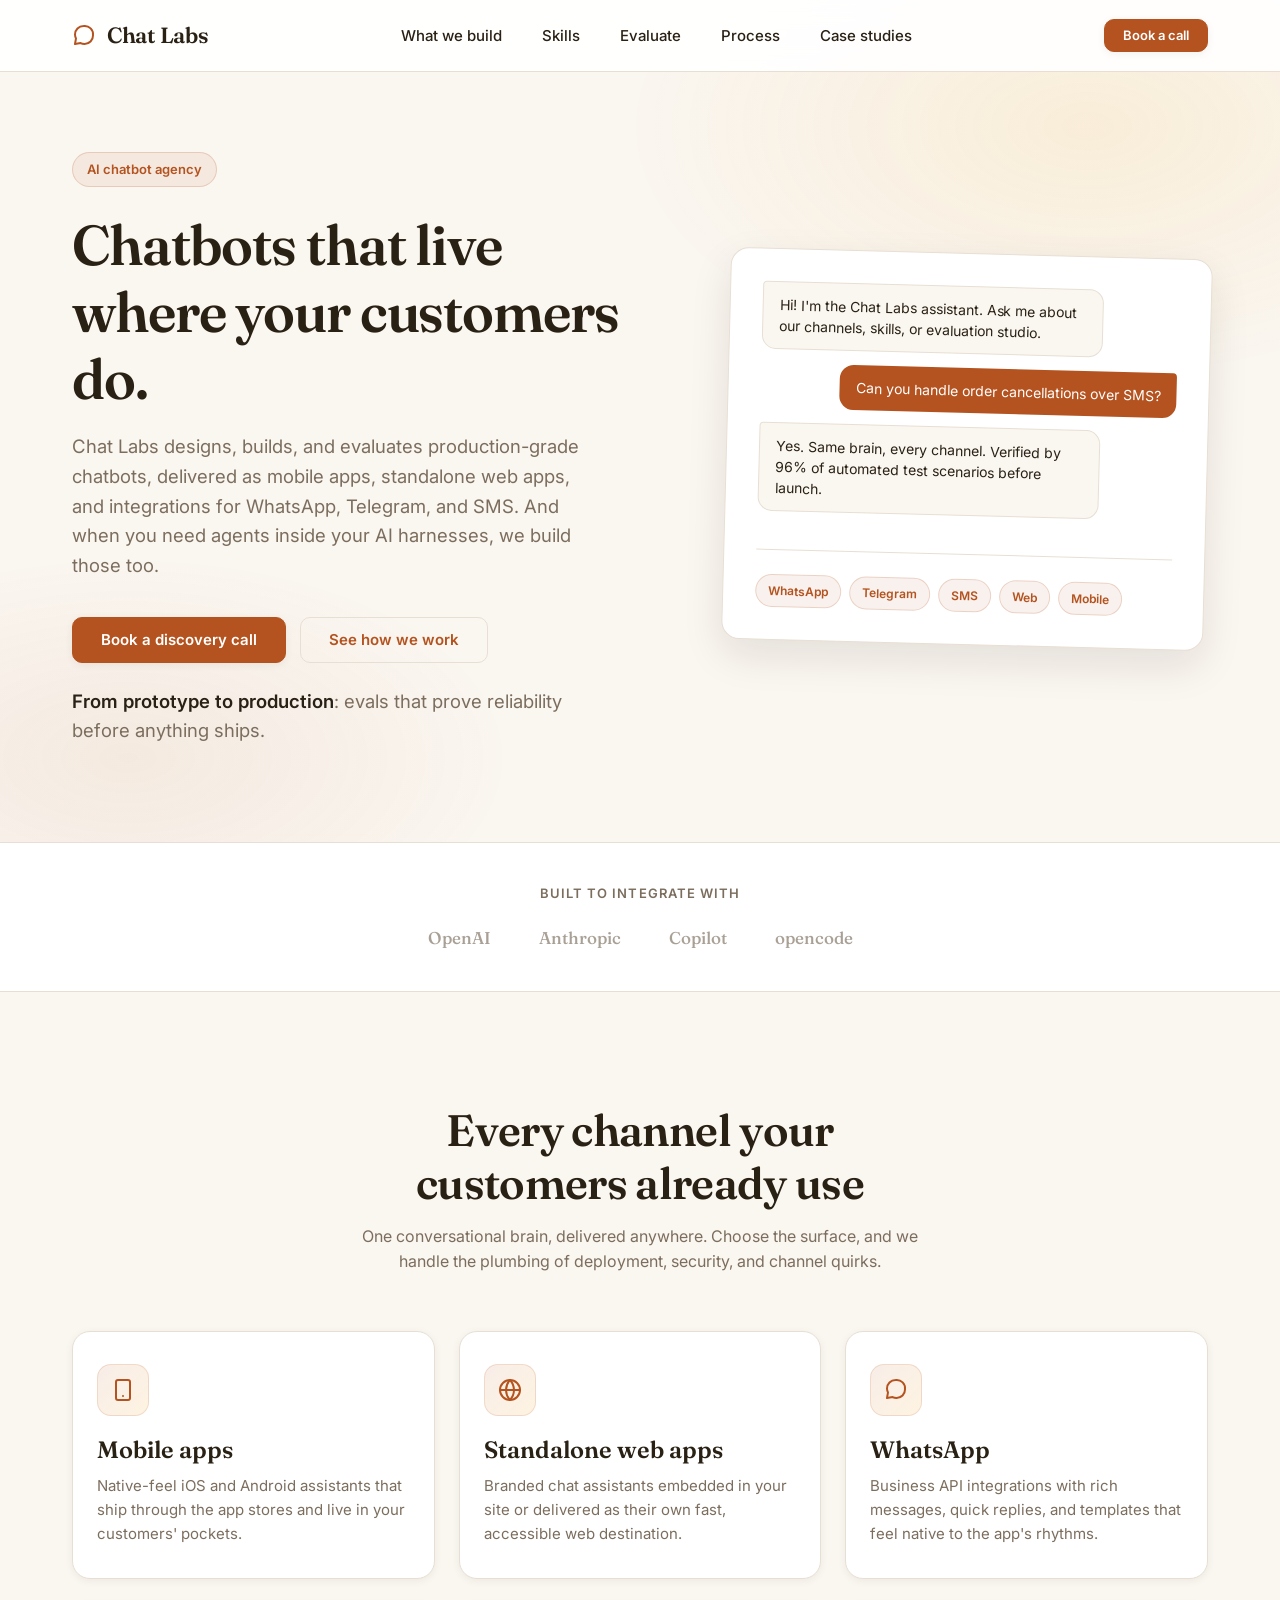
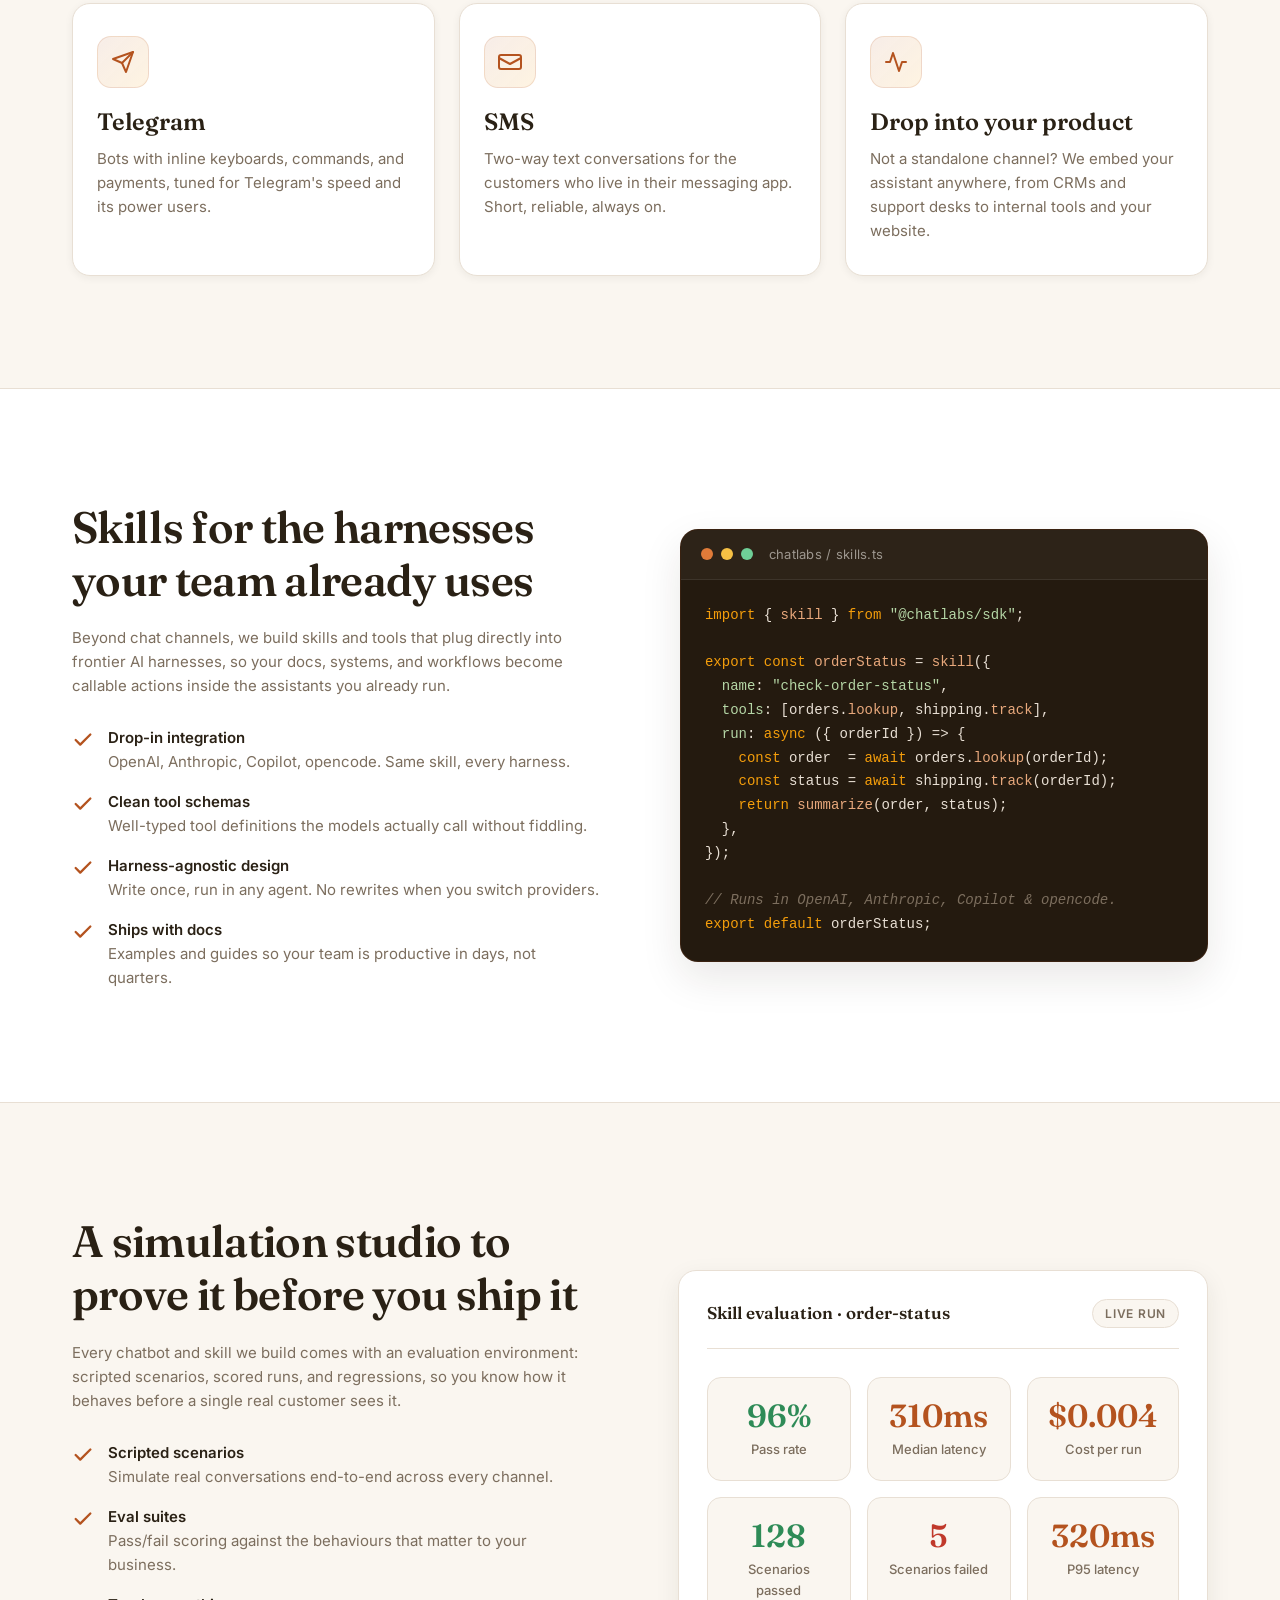
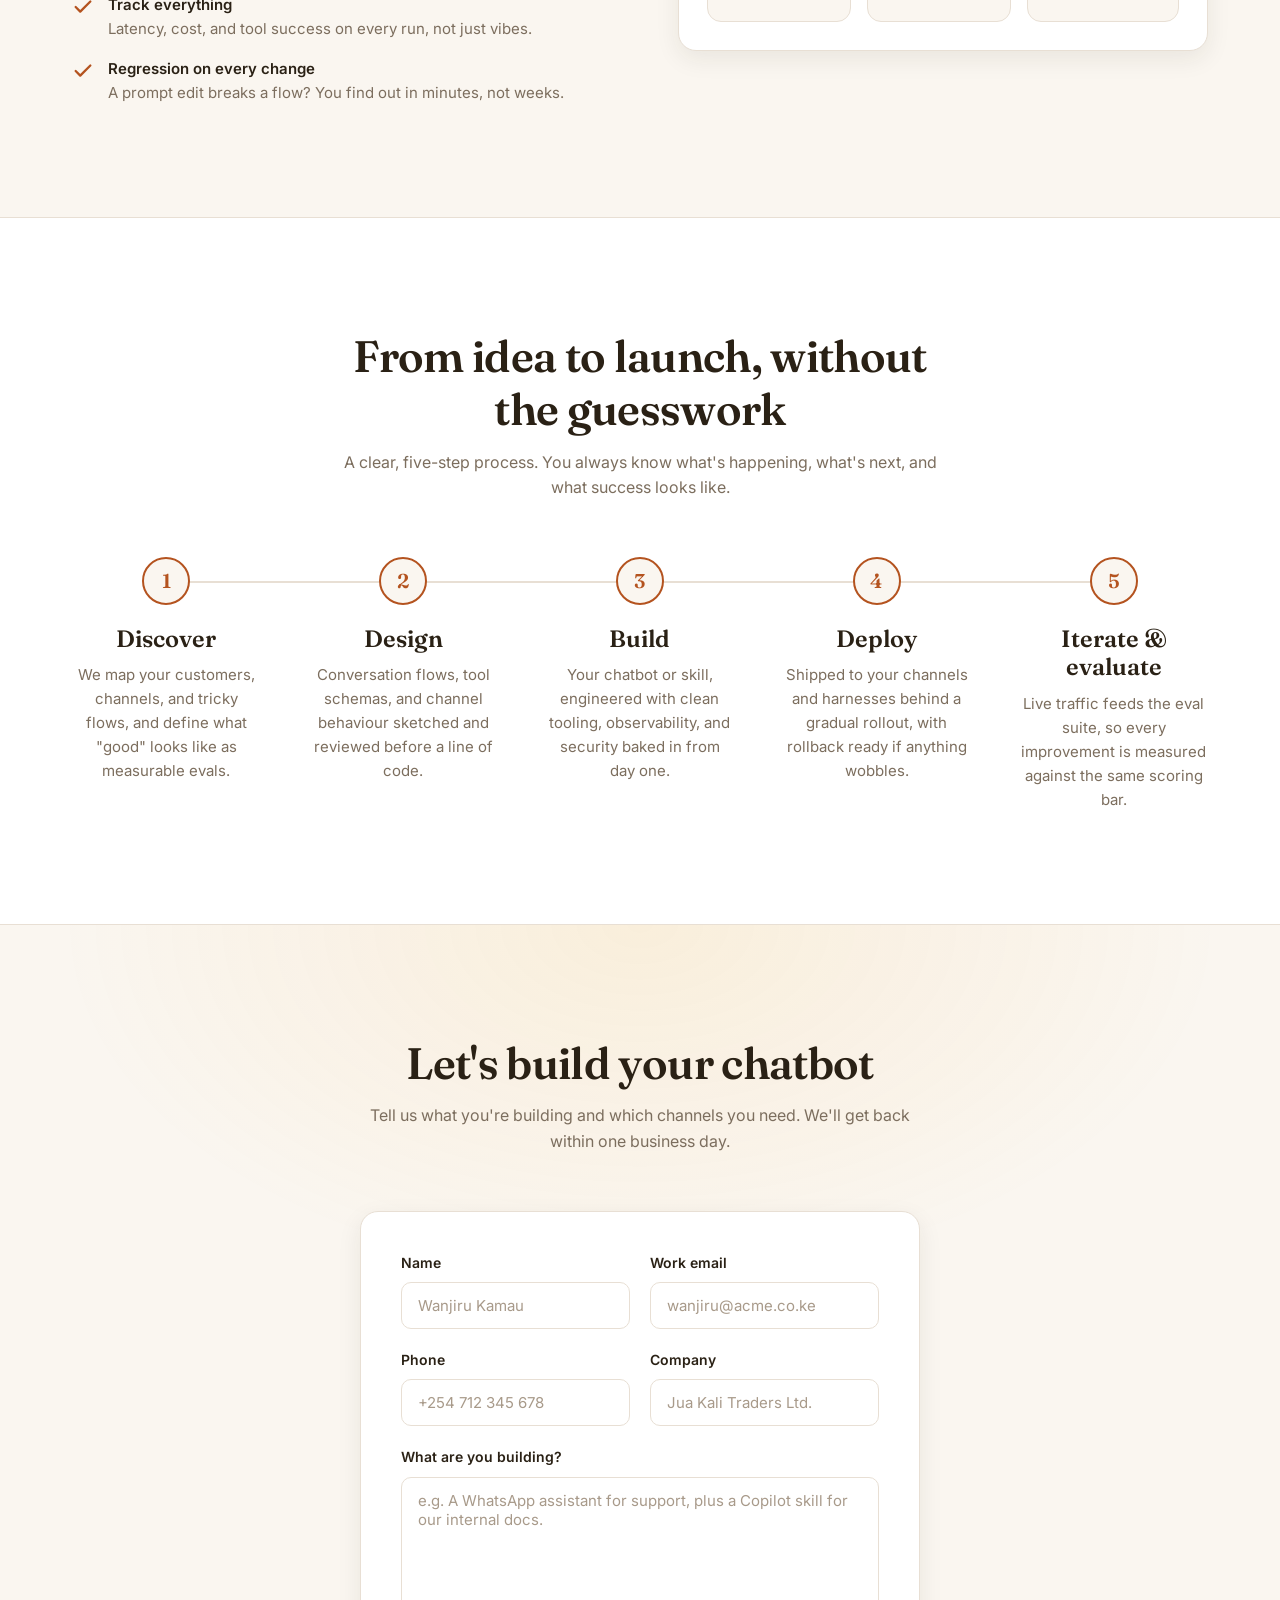
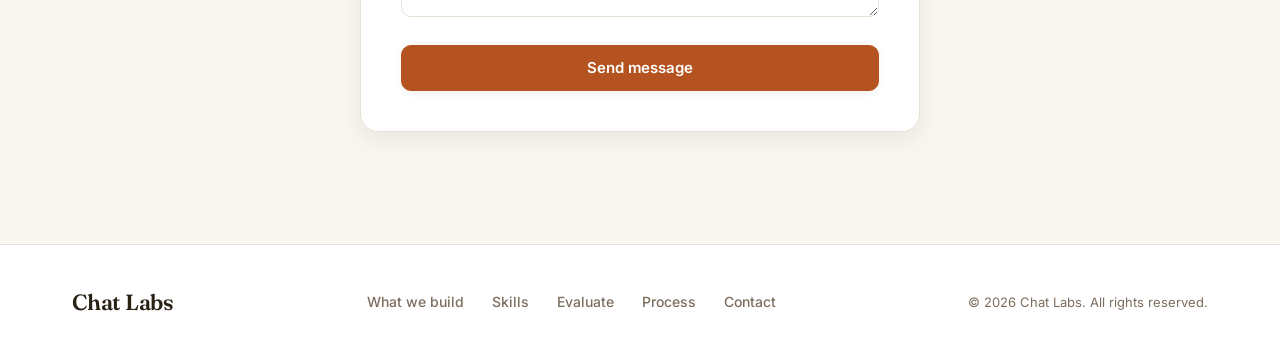
<file: index.html>
<!DOCTYPE html>
<html lang="en">
<head>
  <meta charset="UTF-8" />
  <meta name="viewport" content="width=device-width, initial-scale=1.0" />
  <title>Chat Labs | AI Chatbot Agency</title>
  <meta name="description" content="Chat Labs builds production-grade chatbots that live in your product, your messaging apps, and your AI harnesses, with the simulation tools to prove they work before you ship." />
  <link rel="stylesheet" href="css/styles.css" />
</head>
<body>

  <nav class="navbar">
    <div class="container">
      <a href="#top" class="logo">
        <svg width="24" height="24" viewBox="0 0 24 24" fill="none" stroke="#B4531F" stroke-width="2" stroke-linecap="round" stroke-linejoin="round" aria-hidden="true" style="vertical-align:-5px; margin-right:.375rem;">
          <path d="M21 11.5a8.38 8.38 0 0 1-8.5 8.5 8.5 8.5 0 0 1-3.9-.9L3 20l1-5.6a8.5 8.5 0 0 1-1-3.9A8.5 8.5 0 0 1 11.5 2 8.38 8.38 0 0 1 21 11.5z"/>
        </svg>
        Chat Labs
      </a>

      <ul class="nav-links">
        <li><a href="#channels">What we build</a></li>
        <li><a href="#skills">Skills</a></li>
        <li><a href="#simulation">Evaluate</a></li>
        <li><a href="#process">Process</a></li>
        <li><a href="case-studies.html">Case studies</a></li>
      </ul>

      <a href="#contact" class="btn btn-primary btn-sm nav-cta">Book a call</a>

      <button class="nav-toggle" type="button" aria-label="Toggle menu" aria-expanded="false">
        <span></span>
        <span></span>
        <span></span>
      </button>

      <div class="mobile-menu">
        <ul>
          <li><a href="#channels">What we build</a></li>
          <li><a href="#skills">Skills</a></li>
          <li><a href="#simulation">Evaluate</a></li>
          <li><a href="#process">Process</a></li>
          <li><a href="case-studies.html">Case studies</a></li>
          <li><a href="#contact">Contact</a></li>
        </ul>
        <a href="#contact" class="btn btn-primary">Book a call</a>
      </div>
    </div>
  </nav>

  <header id="top" class="hero">
    <div class="container">
      <div class="hero-content">
        <span class="hero-badge reveal">AI chatbot agency</span>
        <h1 class="reveal">Chatbots that live where your customers do.</h1>
        <p class="reveal">
          Chat Labs designs, builds, and evaluates production-grade chatbots, delivered as mobile
          apps, standalone web apps, and integrations for WhatsApp, Telegram, and SMS. And when you
          need agents inside your AI harnesses, we build those too.
        </p>
        <div class="hero-actions reveal">
          <a href="#contact" class="btn btn-primary">Book a discovery call</a>
          <a href="#process" class="btn btn-secondary">See how we work</a>
        </div>
        <p class="hero-note reveal"><strong>From prototype to production</strong>: evals that prove reliability before anything ships.</p>
      </div>

      <div class="hero-visual reveal">
        <div class="hero-visual-card">
          <div class="chat-mock">
            <div class="chat-row bot">
              <div class="chat-bubble">Hi! I'm the Chat Labs assistant. Ask me about our channels, skills, or evaluation studio.</div>
            </div>
            <div class="chat-row user">
              <div class="chat-bubble">Can you handle order cancellations over SMS?</div>
            </div>
            <div class="chat-row bot">
              <div class="chat-bubble">Yes. Same brain, every channel. Verified by 96% of automated test scenarios before launch.</div>
            </div>
            <div class="chat-meta">
              <span>WhatsApp</span>
              <span>Telegram</span>
              <span>SMS</span>
              <span>Web</span>
              <span>Mobile</span>
            </div>
          </div>
        </div>
      </div>
    </div>
  </header>

  <section class="trust-strip">
    <div class="container">
      <p>Built to integrate with</p>
      <div class="trust-logos">
        <span>OpenAI</span>
        <span>Anthropic</span>
        <span>Copilot</span>
        <span>opencode</span>
      </div>
    </div>
  </section>

  <section id="channels" class="section channels">
    <div class="container">
      <div class="section-header reveal">
        <h2>Every channel your customers already use</h2>
        <p>One conversational brain, delivered anywhere. Choose the surface, and we handle the plumbing of deployment, security, and channel quirks.</p>
      </div>

      <div class="channels-grid">
        <div class="channel-card reveal">
          <div class="channel-icon">
            <svg width="24" height="24" viewBox="0 0 24 24" fill="none" stroke="currentColor" stroke-width="2" stroke-linecap="round" stroke-linejoin="round" aria-hidden="true">
              <rect x="5" y="2" width="14" height="20" rx="2" ry="2"/>
              <line x1="12" y1="18" x2="12.01" y2="18"/>
            </svg>
          </div>
          <h3>Mobile apps</h3>
          <p>Native-feel iOS and Android assistants that ship through the app stores and live in your customers' pockets.</p>
        </div>

        <div class="channel-card reveal">
          <div class="channel-icon">
            <svg width="24" height="24" viewBox="0 0 24 24" fill="none" stroke="currentColor" stroke-width="2" stroke-linecap="round" stroke-linejoin="round" aria-hidden="true">
              <circle cx="12" cy="12" r="10"/>
              <line x1="2" y1="12" x2="22" y2="12"/>
              <path d="M12 2a15.3 15.3 0 0 1 4 10 15.3 15.3 0 0 1-4 10 15.3 15.3 0 0 1-4-10 15.3 15.3 0 0 1 4-10z"/>
            </svg>
          </div>
          <h3>Standalone web apps</h3>
          <p>Branded chat assistants embedded in your site or delivered as their own fast, accessible web destination.</p>
        </div>

        <div class="channel-card reveal">
          <div class="channel-icon">
            <svg width="24" height="24" viewBox="0 0 24 24" fill="none" stroke="currentColor" stroke-width="2" stroke-linecap="round" stroke-linejoin="round" aria-hidden="true">
              <path d="M21 11.5a8.38 8.38 0 0 1-8.5 8.5 8.5 8.5 0 0 1-3.9-.9L3 20l1-5.6a8.5 8.5 0 0 1-1-3.9A8.5 8.5 0 0 1 11.5 2 8.38 8.38 0 0 1 21 11.5z"/>
            </svg>
          </div>
          <h3>WhatsApp</h3>
          <p>Business API integrations with rich messages, quick replies, and templates that feel native to the app's rhythms.</p>
        </div>

        <div class="channel-card reveal">
          <div class="channel-icon">
            <svg width="24" height="24" viewBox="0 0 24 24" fill="none" stroke="currentColor" stroke-width="2" stroke-linecap="round" stroke-linejoin="round" aria-hidden="true">
              <line x1="22" y1="2" x2="11" y2="13"/>
              <polygon points="22 2 15 22 11 13 2 9 22 2"/>
            </svg>
          </div>
          <h3>Telegram</h3>
          <p>Bots with inline keyboards, commands, and payments, tuned for Telegram's speed and its power users.</p>
        </div>

        <div class="channel-card reveal">
          <div class="channel-icon">
            <svg width="24" height="24" viewBox="0 0 24 24" fill="none" stroke="currentColor" stroke-width="2" stroke-linecap="round" stroke-linejoin="round" aria-hidden="true">
              <rect x="1" y="5" width="22" height="14" rx="2" ry="2"/>
              <path d="M1 8l11 6 11-6"/>
            </svg>
          </div>
          <h3>SMS</h3>
          <p>Two-way text conversations for the customers who live in their messaging app. Short, reliable, always on.</p>
        </div>

        <div class="channel-card reveal">
          <div class="channel-icon">
            <svg width="24" height="24" viewBox="0 0 24 24" fill="none" stroke="currentColor" stroke-width="2" stroke-linecap="round" stroke-linejoin="round" aria-hidden="true">
              <path d="M22 12h-4l-3 9L9 3l-3 9H2"/>
            </svg>
          </div>
          <h3>Drop into your product</h3>
          <p>Not a standalone channel? We embed your assistant anywhere, from CRMs and support desks to internal tools and your website.</p>
        </div>
      </div>
    </div>
  </section>

  <section id="skills" class="section skills">
    <div class="container">
      <div class="skills-copy reveal">
        <h2>Skills for the harnesses your team already uses</h2>
        <p>
          Beyond chat channels, we build skills and tools that plug directly into frontier AI harnesses,
          so your docs, systems, and workflows become callable actions inside the assistants you already run.
        </p>
        <ul class="skills-list">
          <li>
            <strong>Drop-in integration</strong>
            OpenAI, Anthropic, Copilot, opencode. Same skill, every harness.
          </li>
          <li>
            <strong>Clean tool schemas</strong>
            Well-typed tool definitions the models actually call without fiddling.
          </li>
          <li>
            <strong>Harness-agnostic design</strong>
            Write once, run in any agent. No rewrites when you switch providers.
          </li>
          <li>
            <strong>Ships with docs</strong>
            Examples and guides so your team is productive in days, not quarters.
          </li>
        </ul>
      </div>

      <div class="code-visual reveal">
        <div class="code-bar">
          <span></span><span></span><span></span>
          <small>chatlabs / skills.ts</small>
        </div>
        <pre><code><span class="token-keyword">import</span> { <span class="token-fn">skill</span> } <span class="token-keyword">from</span> <span class="token-string">"@chatlabs/sdk"</span>;

<span class="token-keyword">export const</span> <span class="token-fn">orderStatus</span> = <span class="token-fn">skill</span>({
  <span class="token-string">name</span>: <span class="token-string">"check-order-status"</span>,
  <span class="token-string">tools</span>: [orders.<span class="token-fn">lookup</span>, shipping.<span class="token-fn">track</span>],
  <span class="token-string">run</span>: <span class="token-keyword">async</span> ({ orderId }) =&gt; {
    <span class="token-keyword">const</span> order  = <span class="token-keyword">await</span> orders.<span class="token-fn">lookup</span>(orderId);
    <span class="token-keyword">const</span> status = <span class="token-keyword">await</span> shipping.<span class="token-fn">track</span>(orderId);
    <span class="token-keyword">return</span> <span class="token-fn">summarize</span>(order, status);
  },
});

<span class="token-comment">// Runs in OpenAI, Anthropic, Copilot &amp; opencode.</span>
<span class="token-keyword">export default</span> orderStatus;</code></pre>
      </div>
    </div>
  </section>

  <section id="simulation" class="section simulation">
    <div class="container">
      <div class="simulation-copy reveal">
        <h2>A simulation studio to prove it before you ship it</h2>
        <p>
          Every chatbot and skill we build comes with an evaluation environment: scripted scenarios,
          scored runs, and regressions, so you know how it behaves before a single real customer sees it.
        </p>
        <ul class="simulation-list">
          <li>
            <strong>Scripted scenarios</strong>
            Simulate real conversations end-to-end across every channel.
          </li>
          <li>
            <strong>Eval suites</strong>
            Pass/fail scoring against the behaviours that matter to your business.
          </li>
          <li>
            <strong>Track everything</strong>
            Latency, cost, and tool success on every run, not just vibes.
          </li>
          <li>
            <strong>Regression on every change</strong>
            A prompt edit breaks a flow? You find out in minutes, not weeks.
          </li>
        </ul>
      </div>

      <div class="dashboard reveal">
        <div class="dashboard-header">
          <h4>Skill evaluation <span aria-hidden="true">· order-status</span></h4>
          <span class="dashboard-tag">live run</span>
        </div>
        <div class="dashboard-grid">
          <div class="metric-card metric-pass">
            <div class="metric-value">96%</div>
            <div class="metric-label">Pass rate</div>
          </div>
          <div class="metric-card metric-chart">
            <div class="metric-value">310ms</div>
            <div class="metric-label">Median latency</div>
          </div>
          <div class="metric-card metric-chart">
            <div class="metric-value">$0.004</div>
            <div class="metric-label">Cost per run</div>
          </div>
          <div class="metric-card metric-pass">
            <div class="metric-value">128</div>
            <div class="metric-label">Scenarios passed</div>
          </div>
          <div class="metric-card metric-fail">
            <div class="metric-value">5</div>
            <div class="metric-label">Scenarios failed</div>
          </div>
          <div class="metric-card metric-chart">
            <div class="metric-value">320ms</div>
            <div class="metric-label">P95 latency</div>
          </div>
        </div>
      </div>
    </div>
  </section>

  <section id="process" class="section process">
    <div class="container">
      <div class="section-header reveal">
        <h2>From idea to launch, without the guesswork</h2>
        <p>A clear, five-step process. You always know what's happening, what's next, and what success looks like.</p>
      </div>

      <div class="process-timeline">
        <div class="process-step reveal">
          <div class="step-number">1</div>
          <h3>Discover</h3>
          <p>We map your customers, channels, and tricky flows, and define what "good" looks like as measurable evals.</p>
        </div>
        <div class="process-step reveal">
          <div class="step-number">2</div>
          <h3>Design</h3>
          <p>Conversation flows, tool schemas, and channel behaviour sketched and reviewed before a line of code.</p>
        </div>
        <div class="process-step reveal">
          <div class="step-number">3</div>
          <h3>Build</h3>
          <p>Your chatbot or skill, engineered with clean tooling, observability, and security baked in from day one.</p>
        </div>
        <div class="process-step reveal">
          <div class="step-number">4</div>
          <h3>Deploy</h3>
          <p>Shipped to your channels and harnesses behind a gradual rollout, with rollback ready if anything wobbles.</p>
        </div>
        <div class="process-step reveal">
          <div class="step-number">5</div>
          <h3>Iterate &amp; evaluate</h3>
          <p>Live traffic feeds the eval suite, so every improvement is measured against the same scoring bar.</p>
        </div>
      </div>
    </div>
  </section>

  <section id="contact" class="section contact">
    <div class="container">
      <div class="contact-content">
        <div class="section-header reveal">
          <h2>Let's build your chatbot</h2>
          <p>Tell us what you're building and which channels you need. We'll get back within one business day.</p>
        </div>

        <form class="contact-form reveal" action="https://api.web3forms.com/submit" method="POST" novalidate>
          <input type="hidden" name="access_key" value="d4eaf735-8a8e-40a6-8c89-3a3f140a51b0" />
          <input type="hidden" name="subject" value="New Chat Labs Inquiry" />
          <input type="hidden" name="from_name" value="Chat Labs website" />
          <input type="checkbox" name="botcheck" class="botcheck" style="display: none;" tabindex="-1" autocomplete="off" aria-hidden="true" />
          <div class="form-row">
            <div class="form-group">
              <label for="name">Name</label>
              <input type="text" id="name" name="name" placeholder="Wanjiru Kamau" autocomplete="name" />
            </div>
            <div class="form-group">
              <label for="email">Work email</label>
              <input type="email" id="email" name="email" placeholder="wanjiru@acme.co.ke" autocomplete="email" />
            </div>
          </div>
          <div class="form-row">
            <div class="form-group">
              <label for="phone">Phone</label>
              <input type="tel" id="phone" name="phone" placeholder="+254 712 345 678" autocomplete="tel" />
            </div>
            <div class="form-group">
              <label for="company">Company</label>
              <input type="text" id="company" name="company" placeholder="Jua Kali Traders Ltd." autocomplete="organization" />
            </div>
          </div>
          <div class="form-group">
            <label for="message">What are you building?</label>
            <textarea id="message" name="message" placeholder="e.g. A WhatsApp assistant for support, plus a Copilot skill for our internal docs."></textarea>
          </div>
          <button type="submit" class="btn btn-primary">Send message</button>
        </form>
      </div>
    </div>
  </section>

  <footer class="footer">
    <div class="container">
      <a href="#top" class="logo">Chat Labs</a>
      <ul class="footer-links">
        <li><a href="#channels">What we build</a></li>
        <li><a href="#skills">Skills</a></li>
        <li><a href="#simulation">Evaluate</a></li>
        <li><a href="#process">Process</a></li>
        <li><a href="mailto:hello@chatlabs.dev">Contact</a></li>
      </ul>
      <p class="footer-copy">&copy; <span id="current-year"></span> Chat Labs. All rights reserved.</p>
    </div>
  </footer>

  <script src="js/main.js"></script>
</body>
</html>
</file>
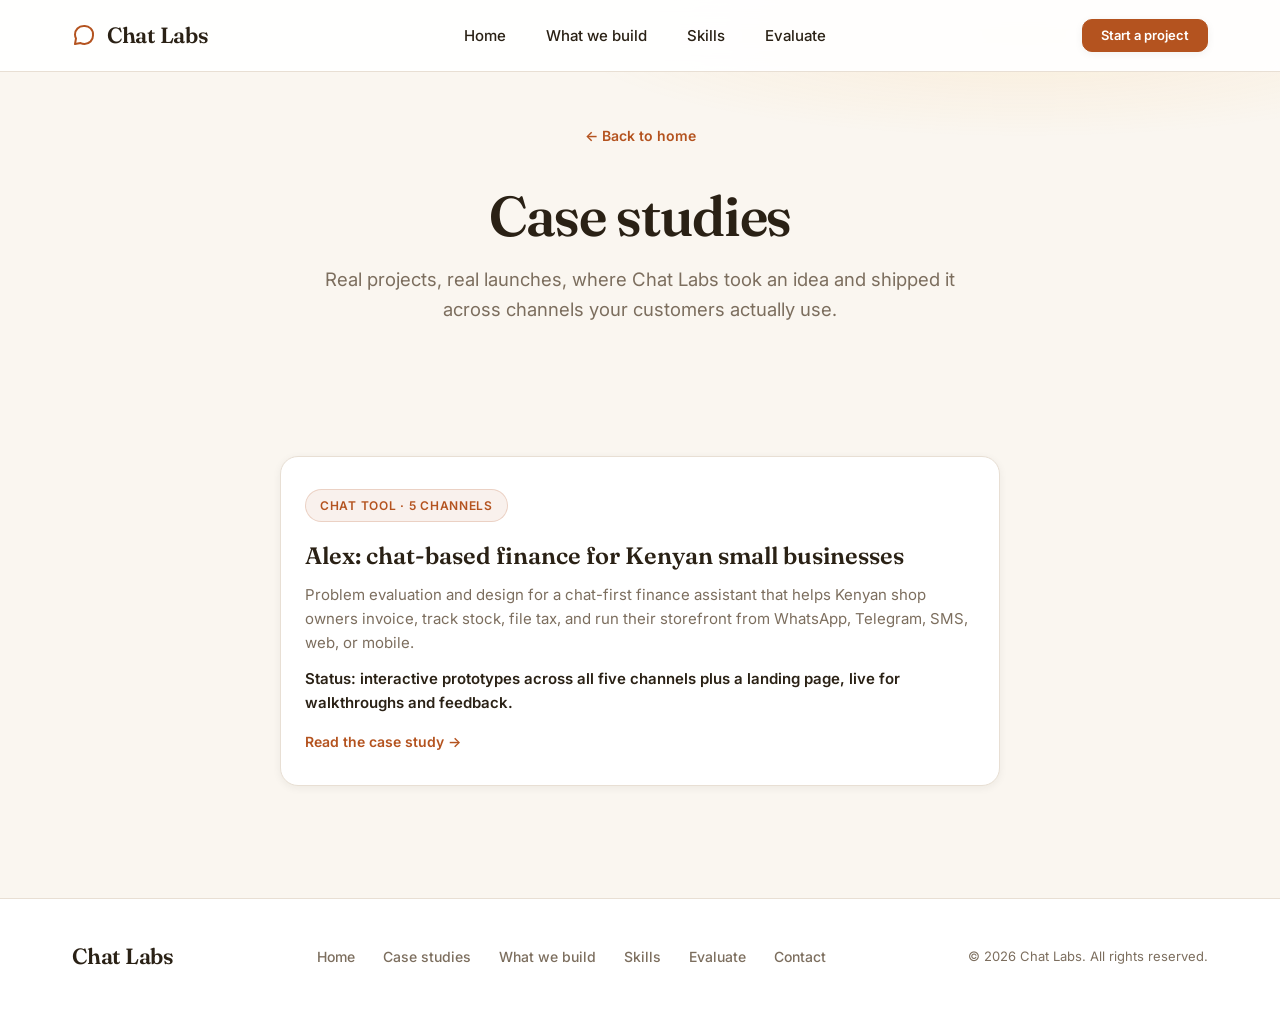
<file: case-studies.html>
<!DOCTYPE html>
<html lang="en">
<head>
  <meta charset="UTF-8" />
  <meta name="viewport" content="width=device-width, initial-scale=1.0" />
  <title>Case Studies | Chat Labs</title>
  <meta name="description" content="How Chat Labs ships production chatbots across mobile, web, WhatsApp, Telegram, SMS, and AI harnesses." />
  <link rel="stylesheet" href="css/styles.css" />
</head>
<body>

  <nav class="navbar">
    <div class="container">
      <a href="index.html" class="logo">
        <svg width="24" height="24" viewBox="0 0 24 24" fill="none" stroke="#B4531F" stroke-width="2" stroke-linecap="round" stroke-linejoin="round" aria-hidden="true" style="vertical-align:-5px; margin-right:.375rem;">
          <path d="M21 11.5a8.38 8.38 0 0 1-8.5 8.5 8.5 8.5 0 0 1-3.9-.9L3 20l1-5.6a8.5 8.5 0 0 1-1-3.9A8.5 8.5 0 0 1 11.5 2 8.38 8.38 0 0 1 21 11.5z"/>
        </svg>
        Chat Labs
      </a>

      <ul class="nav-links">
        <li><a href="index.html">Home</a></li>
        <li><a href="index.html#channels">What we build</a></li>
        <li><a href="index.html#skills">Skills</a></li>
        <li><a href="index.html#simulation">Evaluate</a></li>
      </ul>

      <a href="index.html#contact" class="btn btn-primary btn-sm nav-cta">Start a project</a>

      <button class="nav-toggle" type="button" aria-label="Toggle menu" aria-expanded="false">
        <span></span>
        <span></span>
        <span></span>
      </button>

      <div class="mobile-menu">
        <ul>
          <li><a href="index.html">Home</a></li>
          <li><a href="index.html#channels">What we build</a></li>
          <li><a href="index.html#skills">Skills</a></li>
          <li><a href="index.html#simulation">Evaluate</a></li>
          <li><a href="index.html#contact">Contact</a></li>
        </ul>
        <a href="index.html#contact" class="btn btn-primary">Start a project</a>
      </div>
    </div>
  </nav>

  <section id="case-studies" class="case-hero">
    <div class="container">
      <p class="case-back"><a href="index.html">&larr; Back to home</a></p>
      <h1>Case studies</h1>
      <p>Real projects, real launches, where Chat Labs took an idea and shipped it across channels your customers actually use.</p>
    </div>
  </section>

  <section id="work" class="section cases">
    <div class="container">
      <div class="case-grid">

        <article class="case-card reveal">
          <a href="case-studies/alex.html" class="case-link">
            <span class="case-tag">Chat tool · 5 channels</span>
            <h3>Alex: chat-based finance for Kenyan small businesses</h3>
            <p>Problem evaluation and design for a chat-first finance assistant that helps Kenyan shop owners invoice, track stock, file tax, and run their storefront from WhatsApp, Telegram, SMS, web, or mobile.</p>
            <p class="case-result">Status: interactive prototypes across all five channels plus a landing page, live for walkthroughs and feedback.</p>
            <span class="case-more">Read the case study →</span>
          </a>
        </article>

      </div>
    </div>
  </section>

  <footer class="footer">
    <div class="container">
      <a href="index.html" class="logo">Chat Labs</a>
      <ul class="footer-links">
        <li><a href="index.html">Home</a></li>
        <li><a href="case-studies.html">Case studies</a></li>
        <li><a href="index.html#channels">What we build</a></li>
        <li><a href="index.html#skills">Skills</a></li>
        <li><a href="index.html#simulation">Evaluate</a></li>
        <li><a href="mailto:hello@chatlabs.dev">Contact</a></li>
      </ul>
      <p class="footer-copy">&copy; <span id="current-year"></span> Chat Labs. All rights reserved.</p>
    </div>
  </footer>

  <script src="js/main.js"></script>
</body>
</html>
</file>
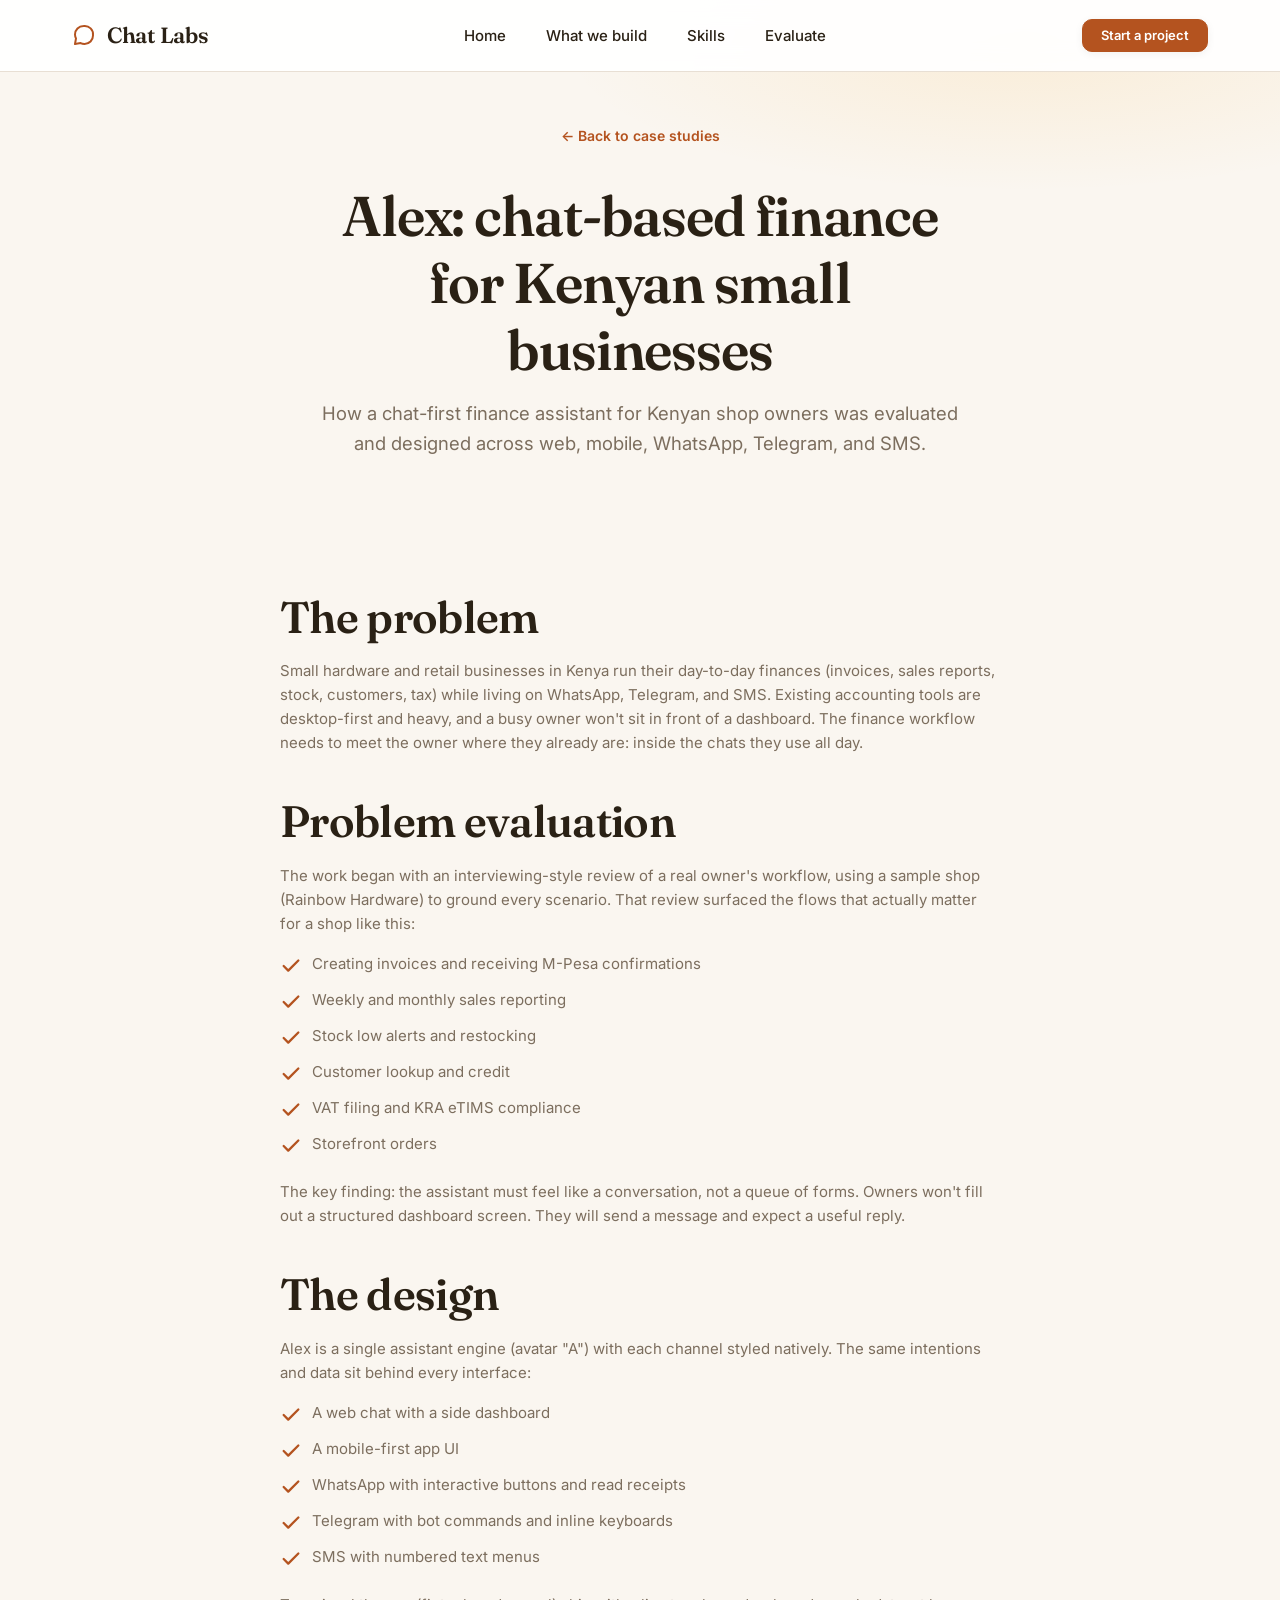
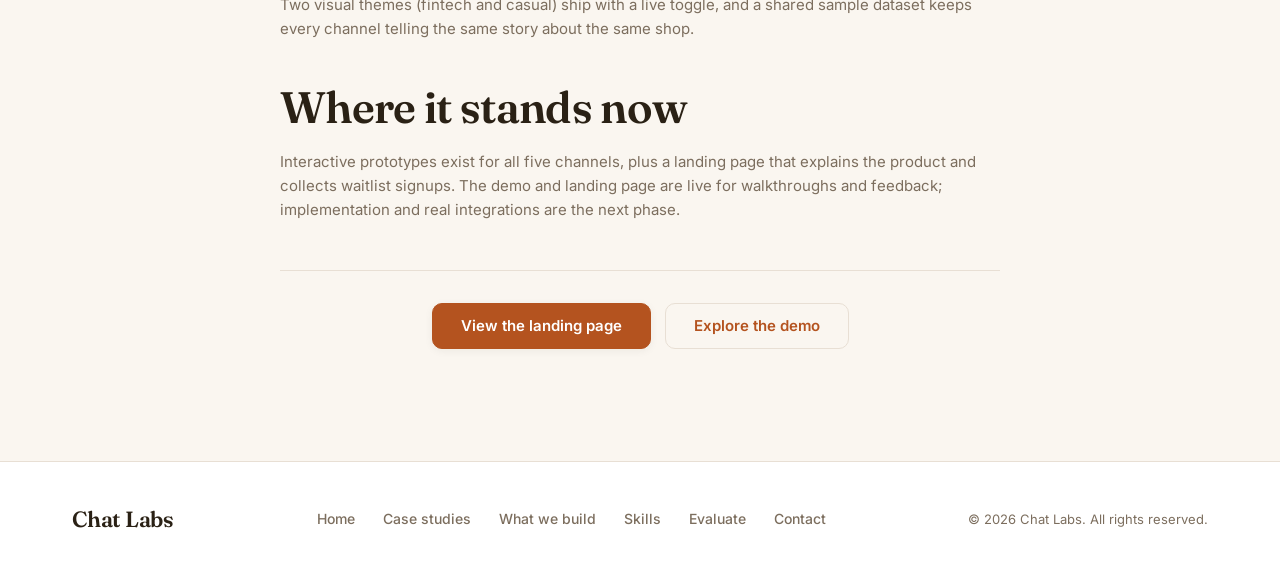
<file: case-studies/alex.html>
<!DOCTYPE html>
<html lang="en">
<head>
  <meta charset="UTF-8" />
  <meta name="viewport" content="width=device-width, initial-scale=1.0" />
  <title>Alex | Case Study | Chat Labs</title>
  <meta name="description" content="How a chat-first finance assistant for Kenyan shop owners was evaluated and designed across web, mobile, WhatsApp, Telegram, and SMS." />
  <link rel="stylesheet" href="../css/styles.css" />
</head>
<body>

  <nav class="navbar">
    <div class="container">
      <a href="../index.html" class="logo">
        <svg width="24" height="24" viewBox="0 0 24 24" fill="none" stroke="#B4531F" stroke-width="2" stroke-linecap="round" stroke-linejoin="round" aria-hidden="true" style="vertical-align:-5px; margin-right:.375rem;">
          <path d="M21 11.5a8.38 8.38 0 0 1-8.5 8.5 8.5 8.5 0 0 1-3.9-.9L3 20l1-5.6a8.5 8.5 0 0 1-1-3.9A8.5 8.5 0 0 1 11.5 2 8.38 8.38 0 0 1 21 11.5z"/>
        </svg>
        Chat Labs
      </a>

      <ul class="nav-links">
        <li><a href="../index.html">Home</a></li>
        <li><a href="../index.html#channels">What we build</a></li>
        <li><a href="../index.html#skills">Skills</a></li>
        <li><a href="../index.html#simulation">Evaluate</a></li>
      </ul>

      <a href="../index.html#contact" class="btn btn-primary btn-sm nav-cta">Start a project</a>

      <button class="nav-toggle" type="button" aria-label="Toggle menu" aria-expanded="false">
        <span></span>
        <span></span>
        <span></span>
      </button>

      <div class="mobile-menu">
        <ul>
          <li><a href="../index.html">Home</a></li>
          <li><a href="../index.html#channels">What we build</a></li>
          <li><a href="../index.html#skills">Skills</a></li>
          <li><a href="../index.html#simulation">Evaluate</a></li>
          <li><a href="../index.html#contact">Contact</a></li>
        </ul>
        <a href="../index.html#contact" class="btn btn-primary">Start a project</a>
      </div>
    </div>
  </nav>

  <section id="alex" class="case-hero">
    <div class="container">
      <p class="case-back"><a href="../case-studies.html">&larr; Back to case studies</a></p>
      <h1>Alex: chat-based finance for Kenyan small businesses</h1>
      <p>How a chat-first finance assistant for Kenyan shop owners was evaluated and designed across web, mobile, WhatsApp, Telegram, and SMS.</p>
    </div>
  </section>

  <section id="story" class="section">
    <div class="container">
      <div class="case-article reveal">

        <h2>The problem</h2>
        <p>Small hardware and retail businesses in Kenya run their day-to-day finances (invoices, sales reports, stock, customers, tax) while living on WhatsApp, Telegram, and SMS. Existing accounting tools are desktop-first and heavy, and a busy owner won't sit in front of a dashboard. The finance workflow needs to meet the owner where they already are: inside the chats they use all day.</p>

        <h2>Problem evaluation</h2>
        <p>The work began with an interviewing-style review of a real owner's workflow, using a sample shop (Rainbow Hardware) to ground every scenario. That review surfaced the flows that actually matter for a shop like this:</p>
        <ul>
          <li>Creating invoices and receiving M-Pesa confirmations</li>
          <li>Weekly and monthly sales reporting</li>
          <li>Stock low alerts and restocking</li>
          <li>Customer lookup and credit</li>
          <li>VAT filing and KRA eTIMS compliance</li>
          <li>Storefront orders</li>
        </ul>
        <p>The key finding: the assistant must feel like a conversation, not a queue of forms. Owners won't fill out a structured dashboard screen. They will send a message and expect a useful reply.</p>

        <h2>The design</h2>
        <p>Alex is a single assistant engine (avatar "A") with each channel styled natively. The same intentions and data sit behind every interface:</p>
        <ul>
          <li>A web chat with a side dashboard</li>
          <li>A mobile-first app UI</li>
          <li>WhatsApp with interactive buttons and read receipts</li>
          <li>Telegram with bot commands and inline keyboards</li>
          <li>SMS with numbered text menus</li>
        </ul>
        <p>Two visual themes (fintech and casual) ship with a live toggle, and a shared sample dataset keeps every channel telling the same story about the same shop.</p>

        <h2>Where it stands now</h2>
        <p>Interactive prototypes exist for all five channels, plus a landing page that explains the product and collects waitlist signups. The demo and landing page are live for walkthroughs and feedback; implementation and real integrations are the next phase.</p>

      </div>

      <div class="case-ctas reveal">
        <a class="btn btn-primary" href="https://tonyolawo.github.io/alex/">View the landing page</a>
        <a class="btn btn-secondary" href="https://tonyolawo.github.io/alex/mockups/">Explore the demo</a>
      </div>
    </div>
  </section>

  <footer class="footer">
    <div class="container">
      <a href="../index.html" class="logo">Chat Labs</a>
      <ul class="footer-links">
        <li><a href="../index.html">Home</a></li>
        <li><a href="../case-studies.html">Case studies</a></li>
        <li><a href="../index.html#channels">What we build</a></li>
        <li><a href="../index.html#skills">Skills</a></li>
        <li><a href="../index.html#simulation">Evaluate</a></li>
        <li><a href="mailto:hello@chatlabs.dev">Contact</a></li>
      </ul>
      <p class="footer-copy">&copy; <span id="current-year"></span> Chat Labs. All rights reserved.</p>
    </div>
  </footer>

  <script src="../js/main.js"></script>
</body>
</html>
</file>
<file: css/styles.css>
@import url('https://fonts.googleapis.com/css2?family=Fraunces:opsz,wght@9..144,400;9..144,500;9..144,600;9..144,700&family=Inter:wght@400;500;600;700&display=swap');

*, *::before, *::after {
  box-sizing: border-box;
  margin: 0;
  padding: 0;
}

:root {
  --bg: #FAF6F0;
  --surface: #FFFFFF;
  --text: #2A2115;
  --muted: #7C6E5E;
  --accent: #B4531F;
  --highlight: #F59E0B;
  --border: #E8DFD4;
  --shadow-sm: 0 2px 8px rgba(42, 33, 21, 0.06);
  --shadow-md: 0 8px 24px rgba(42, 33, 21, 0.08);
  --shadow-lg: 0 16px 40px rgba(42, 33, 21, 0.1);
  --radius-sm: 10px;
  --radius-md: 14px;
  --radius-lg: 18px;
  --header-height: 72px;
  --transition: 0.3s ease;
  --container-max: 1200px;
}

html {
  scroll-behavior: smooth;
  scroll-padding-top: calc(var(--header-height) + 16px);
  font-family: 'Inter', sans-serif;
  color: var(--text);
  background: var(--bg);
  line-height: 1.6;
  -webkit-font-smoothing: antialiased;
  -moz-osx-font-smoothing: grayscale;
}

body {
  min-height: 100vh;
  background: var(--bg);
  color: var(--text);
  font-size: clamp(0.9375rem, 0.5rem + 0.5vw, 1rem);
}

img {
  max-width: 100%;
  display: block;
}

a {
  color: var(--accent);
  text-decoration: none;
  transition: color var(--transition);
}

a:hover {
  color: var(--highlight);
}

button {
  font-family: inherit;
  font-size: inherit;
  cursor: pointer;
  background: none;
  border: none;
}

input, textarea {
  font-family: inherit;
  font-size: inherit;
  color: var(--text);
}

h1, h2, h3, h4 {
  font-family: 'Fraunces', serif;
  font-weight: 600;
  line-height: 1.2;
  color: var(--text);
}

h1 {
  font-size: clamp(2rem, 1.2rem + 3.2vw, 3.5rem);
  letter-spacing: -0.02em;
}

h2 {
  font-size: clamp(1.75rem, 1.1rem + 2.4vw, 2.75rem);
  letter-spacing: -0.015em;
}

h3 {
  font-size: clamp(1.125rem, 1rem + 0.6vw, 1.5rem);
}

p {
  color: var(--muted);
}

:focus {
  outline: none;
}

:focus-visible {
  outline: 3px solid var(--highlight);
  outline-offset: 3px;
  border-radius: 4px;
}

::selection {
  background: var(--highlight);
  color: var(--surface);
}

.container {
  max-width: var(--container-max);
  margin: 0 auto;
  padding: 0 1.25rem;
}

.section {
  padding: 5rem 0;
}

.section-header {
  max-width: 600px;
  margin: 0 auto 3.5rem;
  text-align: center;
}

.section-header h2 {
  margin-bottom: 0.875rem;
}

.section-header p {
  font-size: clamp(0.9375rem, 0.875rem + 0.2vw, 1rem);
}

.reveal {
  opacity: 0;
  transform: translateY(24px);
  transition: opacity 0.6s ease, transform 0.6s ease;
}

.reveal.visible {
  opacity: 1;
  transform: translateY(0);
}

.btn {
  display: inline-block;
  padding: 0.8125rem 1.75rem;
  border-radius: var(--radius-sm);
  font-weight: 600;
  font-size: 0.9375rem;
  line-height: 1.2;
  text-align: center;
  cursor: pointer;
  transition: transform var(--transition), box-shadow var(--transition), background-color var(--transition), border-color var(--transition), color var(--transition);
}

.btn:hover {
  transform: translateY(-2px);
}

.btn:active {
  transform: translateY(0);
}

.btn-primary {
  background: var(--accent);
  color: var(--surface);
  border: 1px solid var(--accent);
  box-shadow: var(--shadow-sm);
}

.btn-primary:hover {
  background: #963F15;
  border-color: #963F15;
  color: var(--surface);
  box-shadow: var(--shadow-md);
}

.btn-secondary {
  background: transparent;
  color: var(--accent);
  border: 1px solid var(--border);
}

.btn-secondary:hover {
  border-color: var(--accent);
  color: var(--accent);
}

.btn-sm {
  padding: 0.5rem 1.125rem;
  font-size: 0.8125rem;
}

.navbar {
  position: fixed;
  top: 0;
  left: 0;
  right: 0;
  z-index: 100;
  background: rgba(255, 255, 255, 0.92);
  backdrop-filter: blur(12px);
  -webkit-backdrop-filter: blur(12px);
  border-bottom: 1px solid var(--border);
  height: var(--header-height);
}

.navbar .container {
  display: flex;
  align-items: center;
  justify-content: space-between;
  height: 100%;
}

.logo {
  font-family: 'Fraunces', serif;
  font-weight: 600;
  font-size: 1.375rem;
  color: var(--text);
  letter-spacing: -0.01em;
}

.logo:hover {
  color: var(--accent);
}

.nav-links {
  display: none;
  list-style: none;
  gap: 2.5rem;
  align-items: center;
}

.nav-links a {
  font-size: 0.9375rem;
  font-weight: 500;
  color: var(--text);
}

.nav-links a:hover {
  color: var(--accent);
}

.nav-cta {
  display: none;
}

.nav-toggle {
  display: flex;
  flex-direction: column;
  justify-content: center;
  align-items: center;
  gap: 5px;
  width: 42px;
  height: 42px;
  border-radius: var(--radius-sm);
}

.nav-toggle span {
  display: block;
  width: 22px;
  height: 2px;
  background: var(--text);
  border-radius: 2px;
  transition: transform var(--transition), opacity var(--transition), background-color var(--transition);
}

.nav-toggle:hover span {
  background: var(--accent);
}

.nav-toggle.active span:nth-child(1) {
  transform: translateY(7px) rotate(45deg);
}

.nav-toggle.active span:nth-child(2) {
  opacity: 0;
}

.nav-toggle.active span:nth-child(3) {
  transform: translateY(-7px) rotate(-45deg);
}

.mobile-menu {
  display: none;
  position: fixed;
  top: var(--header-height);
  left: 0;
  right: 0;
  z-index: 99;
  background: var(--surface);
  border-bottom: 1px solid var(--border);
  box-shadow: var(--shadow-lg);
  padding: 1.5rem 1.25rem 2rem;
}

.nav-toggle.active + .mobile-menu,
.mobile-menu.open {
  display: block;
}

.mobile-menu ul {
  list-style: none;
  display: flex;
  flex-direction: column;
  gap: 0.25rem;
}

.mobile-menu a {
  display: block;
  padding: 0.875rem 0.75rem;
  font-size: 1.0625rem;
  font-weight: 500;
  color: var(--text);
  border-radius: var(--radius-sm);
}

.mobile-menu a:hover {
  background: var(--bg);
  color: var(--accent);
}

.mobile-menu .btn {
  width: 100%;
  margin-top: 1.5rem;
}

.hero {
  padding: calc(var(--header-height) + 3rem) 0 4rem;
  background:
    radial-gradient(ellipse 60% 50% at 85% 15%, rgba(245, 158, 11, 0.1), transparent 60%),
    radial-gradient(ellipse 50% 40% at 10% 90%, rgba(180, 83, 31, 0.08), transparent 60%),
    var(--bg);
}

.hero .container {
  display: flex;
  flex-direction: column;
  gap: 3rem;
}

.hero-content {
  max-width: 620px;
}

.hero-badge {
  display: inline-flex;
  align-items: center;
  gap: 0.5rem;
  padding: 0.375rem 0.875rem;
  margin-bottom: 1.5rem;
  font-size: 0.8125rem;
  font-weight: 600;
  color: var(--accent);
  background: rgba(180, 83, 31, 0.08);
  border: 1px solid rgba(180, 83, 31, 0.2);
  border-radius: 100px;
}

.hero h1 {
  margin-bottom: 1.25rem;
}

.hero p {
  font-size: clamp(1.0625rem, 1rem + 0.2vw, 1.1875rem);
  max-width: 520px;
}

.hero-actions {
  display: flex;
  flex-direction: column;
  gap: 0.875rem;
  margin-top: 2.25rem;
}

.hero-note {
  margin-top: 1.5rem;
  font-size: 0.8125rem;
}

.hero-note strong {
  color: var(--text);
  font-weight: 600;
}

.hero-visual {
  display: none;
}

.chat-mock {
  display: flex;
  flex-direction: column;
  gap: 0.875rem;
}

.chat-row {
  display: flex;
}

.chat-row.user {
  justify-content: flex-end;
}

.chat-bubble {
  max-width: 82%;
  padding: 0.75rem 1rem;
  border-radius: 14px;
  font-size: 0.875rem;
  line-height: 1.5;
}

.chat-row.bot .chat-bubble {
  background: var(--bg);
  border: 1px solid var(--border);
  border-top-left-radius: 4px;
}

.chat-row.user .chat-bubble {
  background: var(--accent);
  color: var(--surface);
  border-top-right-radius: 4px;
}

.chat-meta {
  display: flex;
  flex-wrap: wrap;
  gap: 0.5rem;
  margin-top: 1.5rem;
  padding-top: 1.5rem;
  border-top: 1px solid var(--border);
}

.chat-meta span {
  font-size: 0.75rem;
  font-weight: 600;
  padding: 0.375rem 0.75rem;
  border-radius: 100px;
  background: rgba(180, 83, 31, 0.08);
  border: 1px solid rgba(180, 83, 31, 0.2);
  color: var(--accent);
}

.nav-links a.active {
  color: var(--accent);
}

.form-group input.error,
.form-group textarea.error {
  border-color: #C0392B;
  box-shadow: 0 0 0 4px rgba(192, 57, 43, 0.1);
}

.error-msg {
  font-size: 0.8125rem;
  font-weight: 500;
  color: #C0392B;
}

.form-status {
  font-size: 0.875rem;
  font-weight: 500;
  text-align: center;
}

.form-status.error {
  color: #C0392B;
}

.success-msg {
  background: var(--surface);
  border: 1px solid rgba(46, 139, 87, 0.35);
  border-radius: var(--radius-lg);
  padding: 2rem 1.5rem;
  text-align: center;
  font-weight: 600;
  color: #2E8B57;
  box-shadow: var(--shadow-md);
}

.trust-strip {
  padding: 2.5rem 0;
  border-top: 1px solid var(--border);
  border-bottom: 1px solid var(--border);
  background: var(--surface);
}

.trust-strip .container {
  display: flex;
  flex-direction: column;
  align-items: center;
  gap: 1.25rem;
}

.trust-strip p {
  font-size: 0.8125rem;
  font-weight: 600;
  letter-spacing: 0.08em;
  text-transform: uppercase;
  color: var(--muted);
}

.trust-logos {
  display: flex;
  flex-wrap: wrap;
  justify-content: center;
  align-items: center;
  gap: 0.75rem 2.25rem;
}

.trust-logos span {
  font-family: 'Fraunces', serif;
  font-size: 1.0625rem;
  font-weight: 500;
  color: var(--muted);
  opacity: 0.65;
  transition: opacity var(--transition), color var(--transition);
}

.trust-logos span:hover {
  opacity: 1;
  color: var(--accent);
}

.channels {
  background: var(--bg);
}

.channels-grid {
  display: grid;
  grid-template-columns: 1fr;
  gap: 1.25rem;
}

.channel-card {
  background: var(--surface);
  border: 1px solid var(--border);
  border-radius: var(--radius-lg);
  padding: 2rem 1.5rem;
  box-shadow: var(--shadow-sm);
  transition: transform var(--transition), box-shadow var(--transition), border-color var(--transition);
}

.channel-card:hover {
  transform: translateY(-6px);
  box-shadow: var(--shadow-lg);
  border-color: rgba(180, 83, 31, 0.25);
}

.channel-icon {
  display: flex;
  align-items: center;
  justify-content: center;
  width: 52px;
  height: 52px;
  margin-bottom: 1.25rem;
  border-radius: var(--radius-md);
  background: linear-gradient(135deg, rgba(180, 83, 31, 0.1), rgba(245, 158, 11, 0.12));
  border: 1px solid rgba(180, 83, 31, 0.15);
  color: var(--accent);
  font-size: 1.375rem;
}

.channel-card h3 {
  margin-bottom: 0.625rem;
}

.skills {
  background: var(--surface);
  border-top: 1px solid var(--border);
  border-bottom: 1px solid var(--border);
}

.skills .container {
  display: flex;
  flex-direction: column;
  gap: 3rem;
}

.skills-copy h2 {
  margin-bottom: 1.25rem;
}

.skills-copy > p {
  margin-bottom: 1.75rem;
}

.skills-list {
  list-style: none;
  display: flex;
  flex-direction: column;
  gap: 1rem;
}

.skills-list li {
  position: relative;
  padding-left: 2.25rem;
  color: var(--muted);
}

.skills-list li::before {
  content: '';
  position: absolute;
  left: 0;
  top: 0.2em;
  width: 1.375rem;
  height: 1.375rem;
  background: url("data:image/svg+xml,%3Csvg xmlns='http://www.w3.org/2000/svg' viewBox='0 0 24 24' fill='none' stroke='%23B4531F' stroke-width='2.5' stroke-linecap='round' stroke-linejoin='round'%3E%3Cpolyline points='20 6 9 17 4 12'/%3E%3C/svg%3E") no-repeat center center / contain;
}

.skills-list strong {
  display: block;
  color: var(--text);
  font-weight: 600;
}

.code-visual {
  background: #241A0F;
  border: 1px solid rgba(180, 83, 31, 0.15);
  border-radius: var(--radius-lg);
  box-shadow: var(--shadow-lg);
  overflow: hidden;
}

.code-bar {
  display: flex;
  align-items: center;
  gap: 0.5rem;
  padding: 0.875rem 1.25rem;
  background: rgba(255, 255, 255, 0.04);
  border-bottom: 1px solid rgba(255, 255, 255, 0.08);
}

.code-bar span {
  width: 12px;
  height: 12px;
  border-radius: 50%;
  background: #E07B39;
}

.code-bar span:nth-child(2) {
  background: #F5C044;
}

.code-bar span:nth-child(3) {
  background: #6FCF97;
}

.code-bar small {
  margin-left: 0.5rem;
  font-size: 0.8125rem;
  color: rgba(250, 246, 240, 0.55);
  letter-spacing: 0.02em;
}

.code-visual pre {
  padding: 1.5rem;
  overflow-x: auto;
  font-size: clamp(0.8125rem, 0.75rem + 0.2vw, 0.875rem);
  line-height: 1.7;
}

.code-visual code {
  font-family: 'SFMono-Regular', Consolas, 'Liberation Mono', Menlo, monospace;
  color: #E8DFD4;
}

.token-keyword {
  color: #F59E0B;
}

.token-string {
  color: #B5D6A6;
}

.token-fn {
  color: #E8A87C;
}

.token-comment {
  color: #7C6E5E;
  font-style: italic;
}

.simulation {
  background: var(--bg);
}

.simulation .container {
  display: flex;
  flex-direction: column;
  gap: 3rem;
}

.simulation-copy h2 {
  margin-bottom: 1.25rem;
}

.simulation-copy > p {
  margin-bottom: 1.75rem;
}

.simulation-list {
  list-style: none;
  display: flex;
  flex-direction: column;
  gap: 1rem;
}

.simulation-list li {
  position: relative;
  padding-left: 2.25rem;
  color: var(--muted);
}

.simulation-list li::before {
  content: '';
  position: absolute;
  left: 0;
  top: 0.2em;
  width: 1.375rem;
  height: 1.375rem;
  background: url("data:image/svg+xml,%3Csvg xmlns='http://www.w3.org/2000/svg' viewBox='0 0 24 24' fill='none' stroke='%23B4531F' stroke-width='2.5' stroke-linecap='round' stroke-linejoin='round'%3E%3Cpolyline points='20 6 9 17 4 12'/%3E%3C/svg%3E") no-repeat center center / contain;
}

.simulation-list strong {
  display: block;
  color: var(--text);
  font-weight: 600;
}

.dashboard {
  background: var(--surface);
  border: 1px solid var(--border);
  border-radius: var(--radius-lg);
  box-shadow: var(--shadow-md);
  padding: 1.75rem;
}

.dashboard-header {
  display: flex;
  align-items: center;
  justify-content: space-between;
  margin-bottom: 1.75rem;
  padding-bottom: 1.25rem;
  border-bottom: 1px solid var(--border);
}

.dashboard-header h4 {
  font-size: 1.0625rem;
}

.dashboard-tag {
  font-size: 0.75rem;
  font-weight: 600;
  letter-spacing: 0.06em;
  text-transform: uppercase;
  color: var(--muted);
  border: 1px solid var(--border);
  border-radius: 100px;
  padding: 0.25rem 0.75rem;
  background: var(--bg);
}

.dashboard-grid {
  display: grid;
  grid-template-columns: 1fr;
  gap: 1rem;
}

.metric-card {
  border: 1px solid var(--border);
  border-radius: var(--radius-md);
  padding: 1.25rem;
  background: var(--bg);
  text-align: center;
}

.metric-card .metric-value {
  font-family: 'Fraunces', serif;
  font-size: 2rem;
  font-weight: 600;
  line-height: 1.1;
  margin-bottom: 0.375rem;
}

.metric-card .metric-label {
  font-size: 0.8125rem;
  font-weight: 500;
  color: var(--muted);
}

.metric-pass .metric-value {
  color: #2E8B57;
}

.metric-fail .metric-value {
  color: #C0392B;
}

.metric-chart .metric-value {
  color: var(--accent);
}

.process {
  background: var(--surface);
  border-top: 1px solid var(--border);
  border-bottom: 1px solid var(--border);
}

.process-timeline {
  display: flex;
  flex-direction: column;
  gap: 2.5rem;
  counter-reset: step;
}

.process-step {
  position: relative;
  text-align: left;
  flex: 1;
}

.process-step .step-number {
  display: flex;
  align-items: center;
  justify-content: center;
  width: 3rem;
  height: 3rem;
  margin-bottom: 1.25rem;
  border-radius: 50%;
  background: var(--bg);
  border: 2px solid var(--accent);
  font-family: 'Fraunces', serif;
  font-size: 1.25rem;
  font-weight: 600;
  color: var(--accent);
}

.process-step h3 {
  margin-bottom: 0.625rem;
}

.contact {
  background:
    radial-gradient(ellipse 70% 60% at 50% 0%, rgba(245, 158, 11, 0.09), transparent 65%),
    var(--bg);
}

.contact-content {
  max-width: 560px;
  margin: 0 auto;
}

.contact-form {
  display: flex;
  flex-direction: column;
  gap: 1.25rem;
  background: var(--surface);
  border: 1px solid var(--border);
  border-radius: var(--radius-lg);
  box-shadow: var(--shadow-md);
  padding: 2rem 1.5rem;
}

.form-group {
  display: flex;
  flex-direction: column;
  gap: 0.5rem;
}

.form-group label {
  font-size: 0.875rem;
  font-weight: 600;
  color: var(--text);
}

.form-group input,
.form-group textarea {
  width: 100%;
  padding: 0.8125rem 1rem;
  border: 1px solid var(--border);
  border-radius: var(--radius-sm);
  background: var(--surface);
  font-size: 0.9375rem;
  transition: border-color var(--transition), box-shadow var(--transition), background-color var(--transition);
}

.form-group input::placeholder,
.form-group textarea::placeholder {
  color: #A89A8A;
}

.form-group input:hover,
.form-group textarea:hover {
  border-color: #D2C6B6;
}

.form-group input:focus,
.form-group textarea:focus {
  border-color: var(--accent);
  box-shadow: 0 0 0 4px rgba(180, 83, 31, 0.12);
  background: var(--surface);
}

.form-group textarea {
  min-height: 140px;
  resize: vertical;
}

.contact-form .btn {
  width: 100%;
  margin-top: 0.5rem;
}

.case-hero {
  padding: calc(var(--header-height) + 3rem) 0 1.25rem;
  background:
    radial-gradient(ellipse 60% 50% at 80% 10%, rgba(245, 158, 11, 0.1), transparent 60%),
    var(--bg);
}

.case-hero .container {
  max-width: 720px;
  text-align: center;
}

.case-back {
  margin-bottom: 2rem;
  text-align: center;
}

.case-back a {
  font-size: 0.875rem;
  font-weight: 600;
}

.case-hero h1 {
  margin-bottom: 1rem;
}

.case-hero p {
  font-size: clamp(1.0625rem, 1rem + 0.2vw, 1.1875rem);
}

.cases {
  padding-top: 0.75rem;
}

.case-grid {
  display: flex;
  justify-content: center;
  gap: 1.5rem;
  width: 100%;
}

.case-grid .case-card {
  width: 100%;
  max-width: 720px;
}

.case-card {
  display: flex;
  flex-direction: column;
  gap: 0.75rem;
  background: var(--surface);
  border: 1px solid var(--border);
  border-radius: var(--radius-lg);
  box-shadow: var(--shadow-sm);
  padding: 2rem 1.5rem;
  transition: transform var(--transition), box-shadow var(--transition), border-color var(--transition);
}

.case-card:hover {
  transform: translateY(-6px);
  box-shadow: var(--shadow-lg);
  border-color: rgba(180, 83, 31, 0.25);
}

.case-tag {
  align-self: flex-start;
  font-size: 0.75rem;
  font-weight: 600;
  letter-spacing: 0.06em;
  text-transform: uppercase;
  color: var(--accent);
  background: rgba(180, 83, 31, 0.08);
  border: 1px solid rgba(180, 83, 31, 0.2);
  border-radius: 100px;
  padding: 0.375rem 0.875rem;
}

.case-card h3 {
  margin: 0.5rem 0 0;
}

.case-result {
  font-weight: 600;
  color: var(--text);
}

.footer {
  background: var(--surface);
  border-top: 1px solid var(--border);
  padding: 2.5rem 0;
}

.footer .container {
  display: flex;
  flex-direction: column;
  align-items: center;
  gap: 1.5rem;
  text-align: center;
}

.footer-links {
  display: flex;
  flex-wrap: wrap;
  justify-content: center;
  gap: 0.5rem 1.75rem;
  list-style: none;
}

.footer-links a {
  font-size: 0.875rem;
  font-weight: 500;
  color: var(--muted);
}

.footer-links a:hover {
  color: var(--accent);
}

.footer-copy {
  font-size: 0.8125rem;
}

@media (min-width: 768px) {
  .container {
    padding: 0 2rem;
  }

  .section {
    padding: 6rem 0;
  }

  .nav-links {
    display: flex;
  }

  .nav-cta {
    display: inline-block;
  }

  .nav-toggle {
    display: none;
  }

  .mobile-menu {
    display: none;
  }

  .hero {
    padding: calc(var(--header-height) + 4rem) 0 5rem;
  }

  .hero-actions {
    flex-direction: row;
    align-items: center;
  }

  .trust-logos {
    gap: 0.75rem 3rem;
  }

  .channels-grid {
    grid-template-columns: 1fr 1fr;
    gap: 1.5rem;
  }

  .case-grid {
    grid-template-columns: 1fr 1fr;
    gap: 1.5rem;
  }

  .dashboard-grid {
    grid-template-columns: 1fr 1fr 1fr;
  }

  .contact-form {
    padding: 2.5rem;
  }

  .form-row {
    display: grid;
    grid-template-columns: 1fr 1fr;
    gap: 1.25rem;
  }

  .footer .container {
    flex-direction: row;
    justify-content: space-between;
    text-align: left;
  }

  .footer-copy {
    text-align: right;
  }
}

@media (min-width: 1024px) {
  .section {
    padding: 7rem 0;
  }

  .hero {
    padding: calc(var(--header-height) + 5rem) 0 6rem;
  }

  .hero .container {
    flex-direction: row;
    align-items: center;
    justify-content: space-between;
    gap: 4rem;
  }

  .hero-content {
    flex: 1 1 55%;
  }

  .hero-visual {
    display: block;
    flex: 1 1 45%;
  }

  .hero-visual-card {
    background: var(--surface);
    border: 1px solid var(--border);
    border-radius: var(--radius-lg);
    box-shadow: var(--shadow-lg);
    padding: 2rem;
    transform: rotate(1.5deg);
    transition: transform var(--transition), box-shadow var(--transition);
  }

  .hero-visual-card:hover {
    transform: rotate(0deg) translateY(-4px);
    box-shadow: 0 24px 56px rgba(42, 33, 21, 0.14);
  }

  .hero .hero-actions {
    margin-top: 2.25rem;
  }

  .channels-grid {
    grid-template-columns: repeat(3, 1fr);
  }

  .case-grid {
    grid-template-columns: repeat(3, 1fr);
    gap: 2rem;
  }

  .skills .container,
  .simulation .container {
    flex-direction: row;
    align-items: center;
    gap: 5rem;
  }

  .skills-copy,
  .simulation-copy {
    flex: 1 1 50%;
  }

  .code-visual,
  .dashboard {
    flex: 1 1 50%;
  }

  .process-timeline {
    flex-direction: row;
    gap: 3rem;
  }

  .process-step {
    text-align: center;
  }

  .process-step .step-number {
    margin: 0 auto 1.25rem;
  }
}

@media (min-width: 1280px) {
  .process-timeline {
    position: relative;
  }

  .process-timeline::before {
    content: '';
    position: absolute;
    top: 1.5rem;
    left: 10%;
    right: 10%;
    height: 2px;
    background: var(--border);
    z-index: 0;
  }

  .process-step .step-number {
    position: relative;
    z-index: 1;
  }
}

@media (prefers-reduced-motion: reduce) {
  html {
    scroll-behavior: auto;
  }

  *, *::before, *::after {
    animation-duration: 0.01ms !important;
    animation-iteration-count: 1 !important;
    transition-duration: 0.01ms !important;
    scroll-behavior: auto !important;
  }

  .reveal {
    opacity: 1;
    transform: none;
  }

  .btn:hover,
  .channel-card:hover,
  .hero-visual-card:hover {
    transform: none;
  }
}

.case-article {
  max-width: 720px;
  margin: 0 auto;
}

.case-article h2 {
  margin: 2.5rem 0 1rem;
}

.case-article h2:first-child {
  margin-top: 0;
}

.case-article p {
  margin-bottom: 1rem;
}

.case-article ul {
  list-style: none;
  display: flex;
  flex-direction: column;
  gap: 0.75rem;
  margin-bottom: 1.5rem;
}

.case-article ul li {
  position: relative;
  padding-left: 2rem;
  color: var(--muted);
}

.case-article ul li::before {
  content: '';
  position: absolute;
  left: 0;
  top: 0.2em;
  width: 1.375rem;
  height: 1.375rem;
  background: url("data:image/svg+xml,%3Csvg xmlns='http://www.w3.org/2000/svg' viewBox='0 0 24 24' fill='none' stroke='%23B4531F' stroke-width='2.5' stroke-linecap='round' stroke-linejoin='round'%3E%3Cpolyline points='20 6 9 17 4 12'/%3E%3C/svg%3E") no-repeat center center / contain;
}

.case-ctas {
  display: flex;
  flex-direction: column;
  gap: 0.875rem;
  margin: 3rem auto 0;
  padding-top: 2rem;
  border-top: 1px solid var(--border);
  align-items: center;
  max-width: 720px;
}

.case-status {
  display: inline-flex;
  align-items: center;
  gap: 0.5rem;
  font-size: 0.8125rem;
  font-weight: 600;
  letter-spacing: 0.06em;
  text-transform: uppercase;
  color: var(--accent);
  background: rgba(180, 83, 31, 0.08);
  border: 1px solid rgba(180, 83, 31, 0.2);
  border-radius: 100px;
  padding: 0.375rem 0.875rem;
  margin-bottom: 1.25rem;
}

.case-link {
  display: flex;
  flex-direction: column;
  gap: 0.75rem;
  color: inherit;
}

.case-link:hover {
  color: inherit;
}

.case-link h3 {
  margin: 0.5rem 0 0;
  color: var(--text);
}

.case-link:hover h3 {
  color: var(--accent);
}

.case-more {
  font-size: 0.875rem;
  font-weight: 600;
  color: var(--accent);
  margin-top: 0.25rem;
}

@media (min-width: 768px) {
  .case-ctas {
    flex-direction: row;
    align-items: center;
    justify-content: center;
    flex-wrap: wrap;
  }
}
</file>
